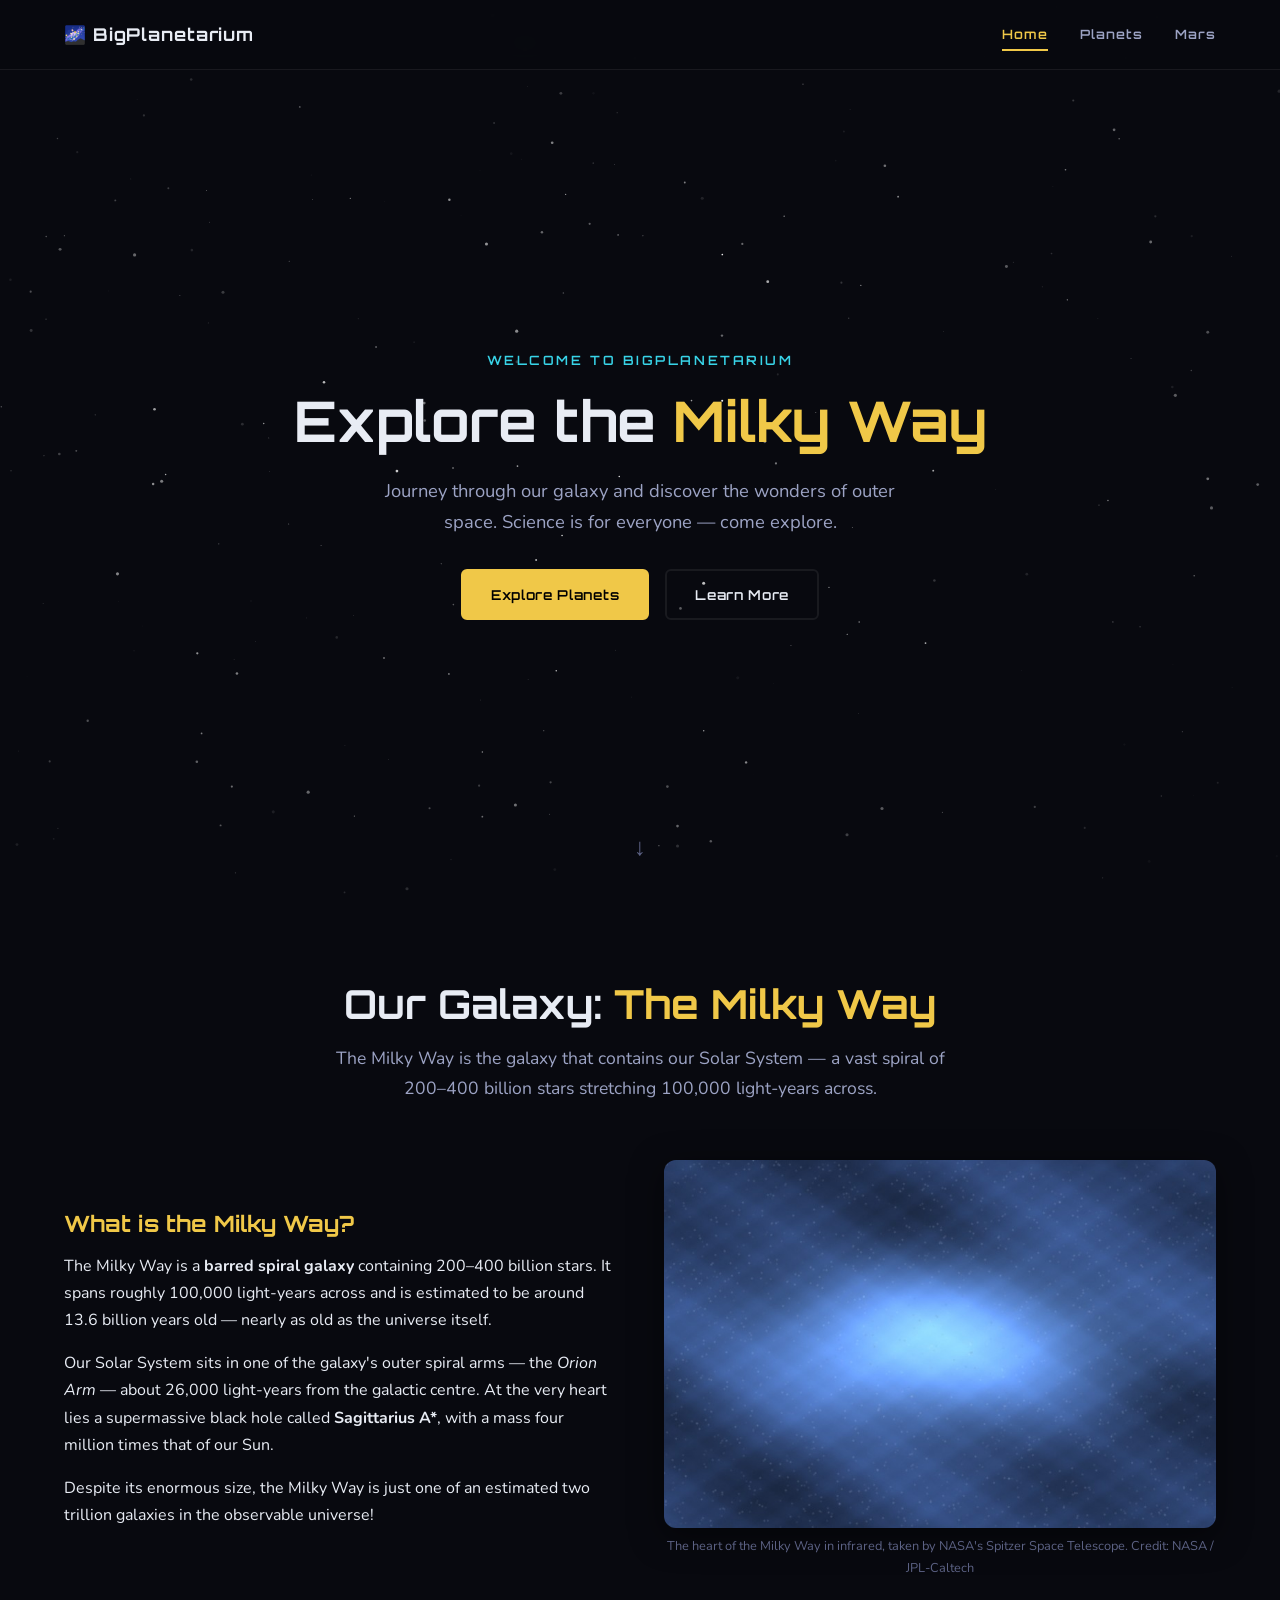
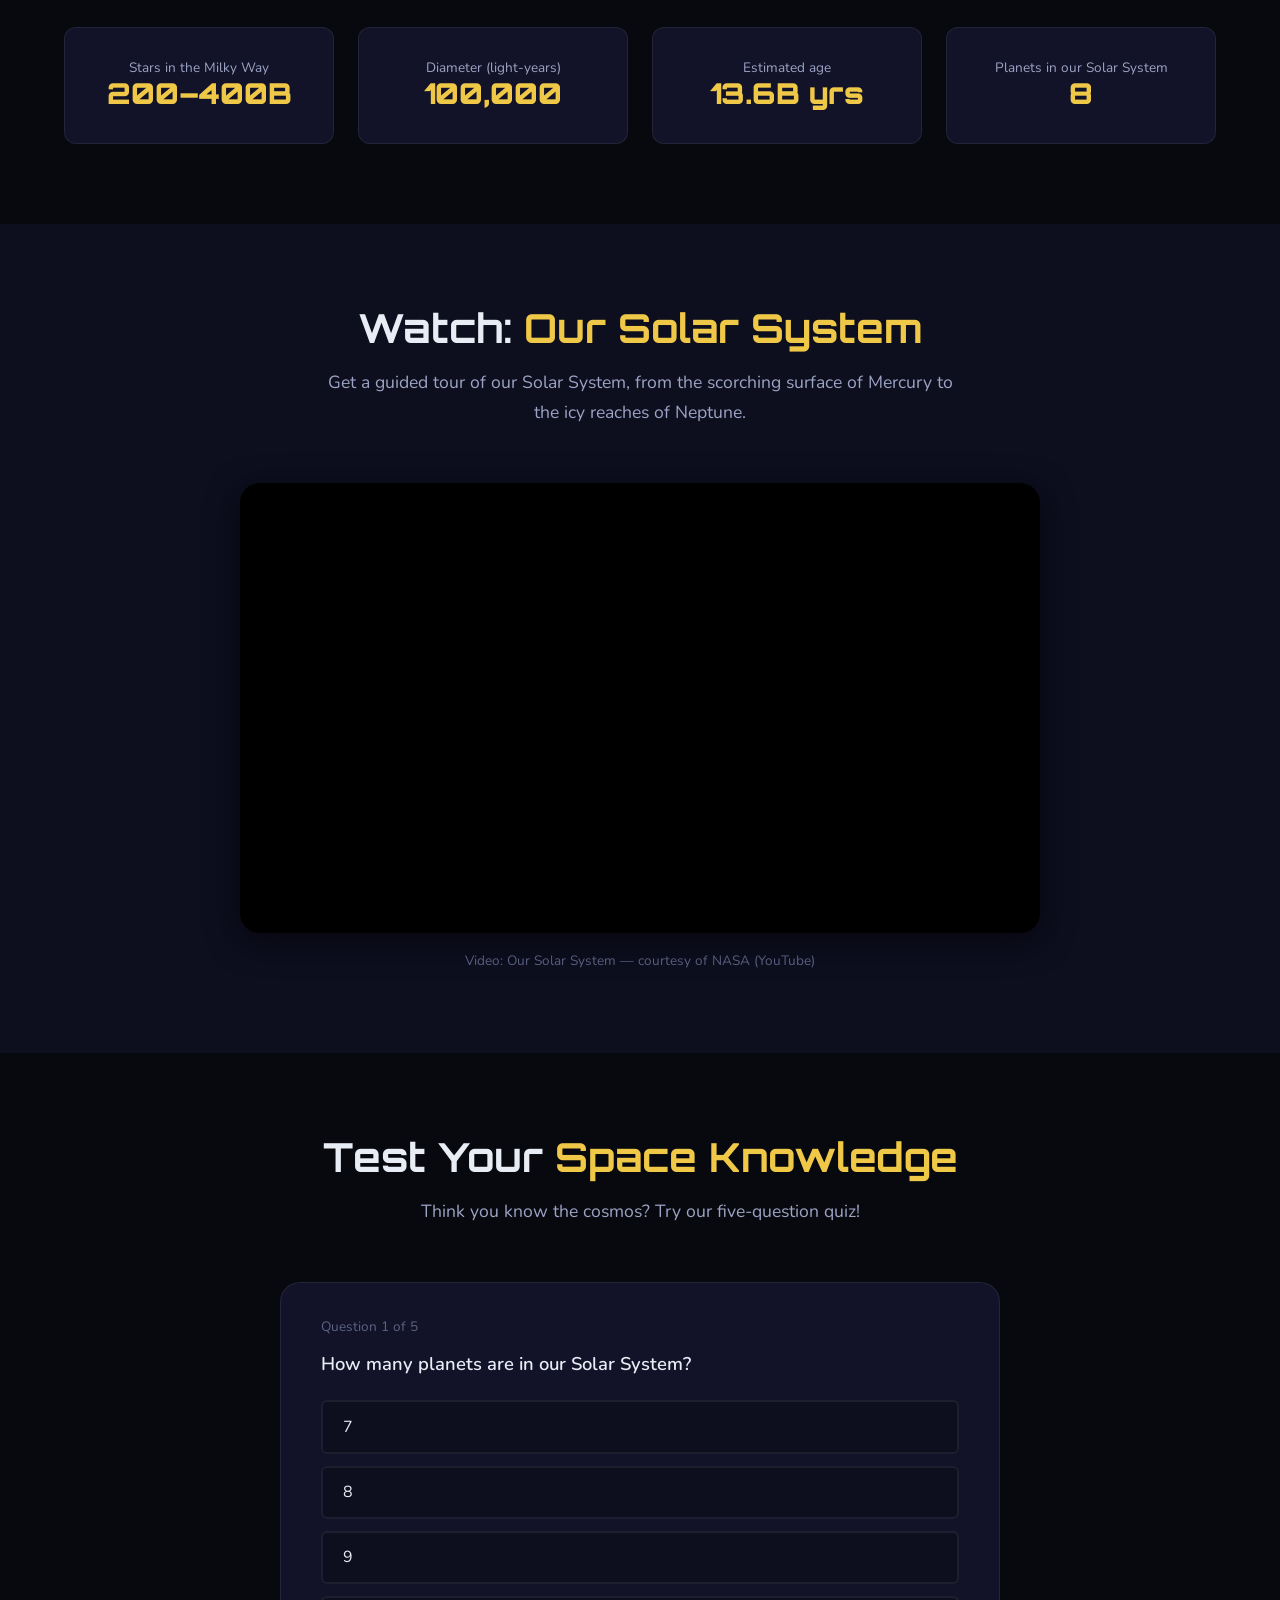
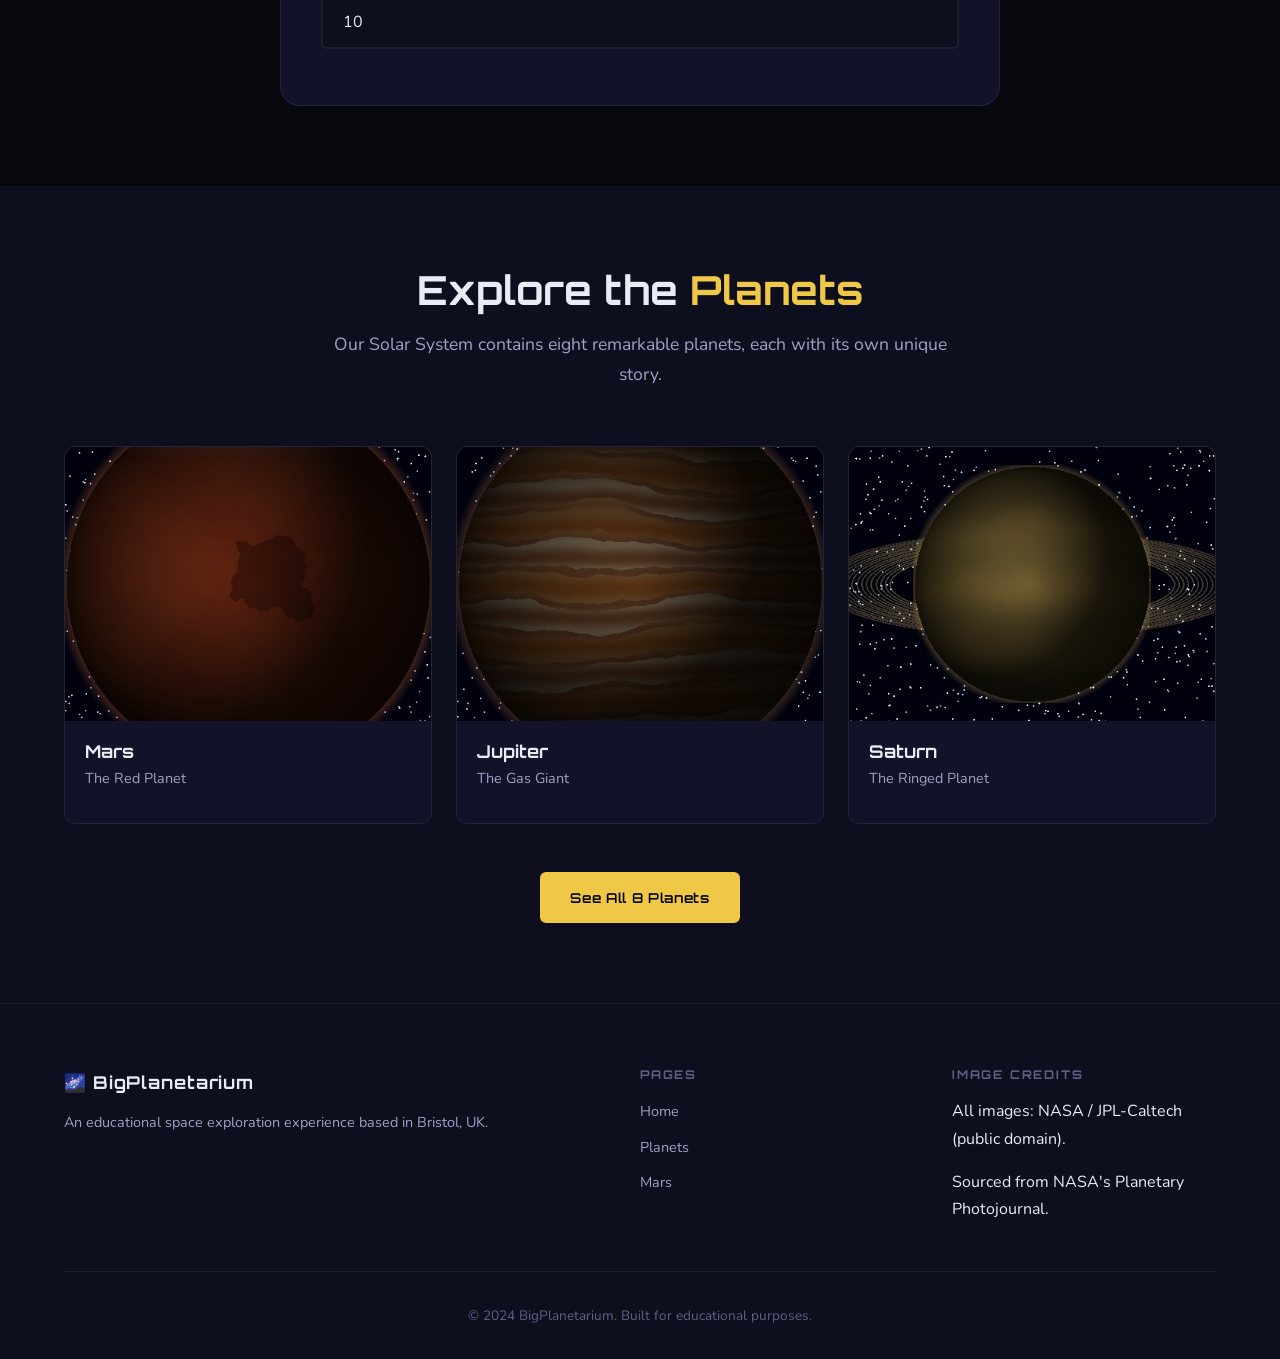
<file: index.html>
<!DOCTYPE html>
<html lang="en">
<head>
  <meta charset="UTF-8" />
  <meta name="viewport" content="width=device-width, initial-scale=1.0" />
  <!--
    Page: index.html — BigPlanetarium Landing Page
    All images: NASA JPL Photojournal (photojournal.jpl.nasa.gov) — public domain.
  -->
  <meta name="description" content="BigPlanetarium — Explore the Milky Way and our Solar System. Space education for everyone." />
  <title>BigPlanetarium | Explore the Milky Way</title>
  <link rel="preconnect" href="https://fonts.googleapis.com" />
  <link rel="preconnect" href="https://fonts.gstatic.com" crossorigin />
  <link href="https://fonts.googleapis.com/css2?family=Orbitron:wght@400;600;700;900&family=Nunito:wght@300;400;600;700&display=swap" rel="stylesheet" />
  <link rel="stylesheet" href="css/style.css" />
</head>
<body>

  <a href="#main-content" class="skip-link">Skip to main content</a>

  <header role="banner">
    <nav role="navigation" aria-label="Main navigation">
      <div class="nav-container">
        <a href="index.html" class="nav-logo" aria-label="BigPlanetarium — Home">
          <span aria-hidden="true">🌌</span> BigPlanetarium
        </a>
        <button class="nav-toggle" aria-expanded="false"
          aria-controls="nav-menu" aria-label="Open navigation menu">
          <span class="hamburger-line" aria-hidden="true"></span>
          <span class="hamburger-line" aria-hidden="true"></span>
          <span class="hamburger-line" aria-hidden="true"></span>
        </button>
        <ul id="nav-menu" class="nav-list" role="list">
          <li><a href="index.html"   class="nav-link" aria-current="page">Home</a></li>
          <li><a href="planets.html" class="nav-link">Planets</a></li>
          <li><a href="mars.html"    class="nav-link">Mars</a></li>
        </ul>
      </div>
    </nav>
  </header>

  <main id="main-content" role="main">

    <!-- ===== HERO ===== -->
    <section class="hero" aria-labelledby="hero-heading">
      <canvas id="starfield" aria-hidden="true"></canvas>
      <div class="hero-content">
        <p class="hero-eyebrow">Welcome to BigPlanetarium</p>
        <h1 id="hero-heading">Explore the <span class="text-gold">Milky Way</span></h1>
        <p class="hero-subtitle">
          Journey through our galaxy and discover the wonders of outer space.
          Science is for everyone — come explore.
        </p>
        <div class="hero-actions">
          <a href="planets.html" class="btn btn-primary">Explore Planets</a>
          <a href="#milky-way"   class="btn btn-secondary">Learn More</a>
        </div>
      </div>
      <div class="hero-scroll-indicator" aria-hidden="true">↓</div>
    </section>

    <!-- ===== MILKY WAY OVERVIEW ===== -->
    <section id="milky-way" class="section" aria-labelledby="milky-way-heading">
      <div class="container">

        <header class="section-header reveal">
          <h2 id="milky-way-heading">Our Galaxy: <span class="text-gold">The Milky Way</span></h2>
          <p class="section-intro">
            The Milky Way is the galaxy that contains our Solar System — a vast
            spiral of 200–400 billion stars stretching 100,000 light-years across.
          </p>
        </header>

        <div class="two-col reveal">
          <div class="content-block">
            <h3>What is the Milky Way?</h3>
            <p>
              The Milky Way is a <strong>barred spiral galaxy</strong> containing
              200–400 billion stars. It spans roughly 100,000 light-years across
              and is estimated to be around 13.6 billion years old — nearly as old
              as the universe itself.
            </p>
            <p>
              Our Solar System sits in one of the galaxy's outer spiral arms —
              the <em>Orion Arm</em> — about 26,000 light-years from the galactic
              centre. At the very heart lies a supermassive black hole called
              <strong>Sagittarius A*</strong>, with a mass four million times that
              of our Sun.
            </p>
            <p>
              Despite its enormous size, the Milky Way is just one of an estimated
              two trillion galaxies in the observable universe!
            </p>
          </div>

          <!--
            PIA13932 — Spitzer Space Telescope infrared mosaic of the Milky Way
            galactic centre. Stars and dust clouds glow in shades of blue and green.
            Credit: NASA/JPL-Caltech
          -->
          <figure class="image-block">
            <img
              src="assets/images/milky-way-center.jpg"
              alt="Spitzer Space Telescope infrared image of the Milky Way galactic centre. Thousands of stars form a bright blue haze while green dust clouds swirl around the core. The very centre marks the location of the supermassive black hole Sagittarius A-star."
              loading="lazy"
              width="800"
              height="533"
            />
            <figcaption>
              The heart of the Milky Way in infrared, taken by NASA's Spitzer Space Telescope.
              Credit: NASA / JPL-Caltech
            </figcaption>
          </figure>
        </div>

        <dl class="stats-grid reveal" aria-label="Milky Way key facts">
          <div class="stat-card">
            <dt class="stat-label">Stars in the Milky Way</dt>
            <dd class="stat-number">200–400B</dd>
          </div>
          <div class="stat-card">
            <dt class="stat-label">Diameter (light-years)</dt>
            <dd class="stat-number">100,000</dd>
          </div>
          <div class="stat-card">
            <dt class="stat-label">Estimated age</dt>
            <dd class="stat-number">13.6B yrs</dd>
          </div>
          <div class="stat-card">
            <dt class="stat-label">Planets in our Solar System</dt>
            <dd class="stat-number">8</dd>
          </div>
        </dl>

      </div>
    </section>

    <!-- ===== VIDEO ===== -->
    <section class="section section-dark" aria-labelledby="video-heading">
      <div class="container">
        <header class="section-header reveal">
          <h2 id="video-heading">Watch: <span class="text-gold">Our Solar System</span></h2>
          <p class="section-intro">
            Get a guided tour of our Solar System, from the scorching surface of
            Mercury to the icy reaches of Neptune.
          </p>
        </header>
        <div class="video-wrapper reveal">
          <iframe
            src="https://www.youtube.com/embed/libKVRa01L8"
            title="NASA: A tour of the planets in our Solar System — educational video"
            allow="accelerometer; autoplay; clipboard-write; encrypted-media; gyroscope; picture-in-picture"
            allowfullscreen
            loading="lazy"
          ></iframe>
        </div>
        <p class="video-caption">Video: Our Solar System — courtesy of NASA (YouTube)</p>
      </div>
    </section>

    <!-- ===== QUIZ ===== -->
    <section class="section" aria-labelledby="quiz-heading">
      <div class="container">
        <header class="section-header reveal">
          <h2 id="quiz-heading">Test Your <span class="text-gold">Space Knowledge</span></h2>
          <p class="section-intro">Think you know the cosmos? Try our five-question quiz!</p>
        </header>
        <div id="quiz-container" class="quiz-container reveal"
          role="region" aria-label="Space knowledge quiz">
          <noscript><p>Please enable JavaScript to take the quiz.</p></noscript>
        </div>
      </div>
    </section>

    <!-- ===== PLANET PREVIEWS ===== -->
    <section class="section section-dark" aria-labelledby="planets-preview-heading">
      <div class="container">

        <header class="section-header reveal">
          <h2 id="planets-preview-heading">Explore the <span class="text-gold">Planets</span></h2>
          <p class="section-intro">
            Our Solar System contains eight remarkable planets, each with its own unique story.
          </p>
        </header>

        <div class="planet-preview-grid reveal">

          <!--
            PIA00407: Mars full disc — Viking Orbiter. Credit: NASA/JPL
          -->
          <a href="mars.html" class="planet-preview-card"
            aria-label="Explore Mars — the Red Planet">
            <img
              src="assets/images/mars-globe.jpg"
              alt="Mars photographed in true colour by the Viking Orbiter, displaying the rust-red surface with prominent darker regions and a white polar ice cap at the top"
              loading="lazy"
              width="480"
              height="480"
            />
            <div class="planet-preview-info">
              <h3>Mars</h3>
              <p>The Red Planet</p>
            </div>
          </a>

          <!--
            PIA21974: Jupiter — JunoCam. Credit: NASA/JPL-Caltech/SwRI/MSSS
          -->
          <a href="planets.html" class="planet-preview-card"
            aria-label="Explore Jupiter on the planets page">
            <img
              src="assets/images/jupiter-juno.jpg"
              alt="Jupiter photographed by NASA's Juno spacecraft, showing the planet's dramatic swirling cloud bands in shades of brown, orange, and cream, with several large storm systems visible"
              loading="lazy"
              width="480"
              height="480"
            />
            <div class="planet-preview-info">
              <h3>Jupiter</h3>
              <p>The Gas Giant</p>
            </div>
          </a>

          <!--
            PIA06077: Saturn — Cassini spacecraft. Credit: NASA/JPL-Caltech/Space Science Institute
          -->
          <a href="planets.html" class="planet-preview-card"
            aria-label="Explore Saturn on the planets page">
            <img
              src="assets/images/saturn-cassini.jpg"
              alt="Saturn and its iconic ring system photographed by the Cassini spacecraft, showing the golden-tan planet surrounded by its vast, flat rings casting a shadow onto the cloud tops"
              loading="lazy"
              width="480"
              height="480"
            />
            <div class="planet-preview-info">
              <h3>Saturn</h3>
              <p>The Ringed Planet</p>
            </div>
          </a>

        </div>

        <div class="section-cta reveal">
          <a href="planets.html" class="btn btn-primary">See All 8 Planets</a>
        </div>

      </div>
    </section>

  </main>

  <footer role="contentinfo">
    <div class="container">
      <div class="footer-grid">
        <div class="footer-brand">
          <a href="index.html" class="nav-logo" aria-label="BigPlanetarium — Home">
            <span aria-hidden="true">🌌</span> BigPlanetarium
          </a>
          <p>An educational space exploration experience based in Bristol, UK.</p>
        </div>
        <nav aria-label="Footer navigation">
          <h3 class="footer-heading">Pages</h3>
          <ul role="list">
            <li><a href="index.html">Home</a></li>
            <li><a href="planets.html">Planets</a></li>
            <li><a href="mars.html">Mars</a></li>
          </ul>
        </nav>
        <div>
          <h3 class="footer-heading">Image Credits</h3>
          <p>All images: NASA / JPL-Caltech (public domain).</p>
          <p>Sourced from NASA's Planetary Photojournal.</p>
        </div>
      </div>
      <p class="footer-bottom">© 2024 BigPlanetarium. Built for educational purposes.</p>
    </div>
  </footer>

  <script src="js/main.js"></script>
</body>
</html>
</file>
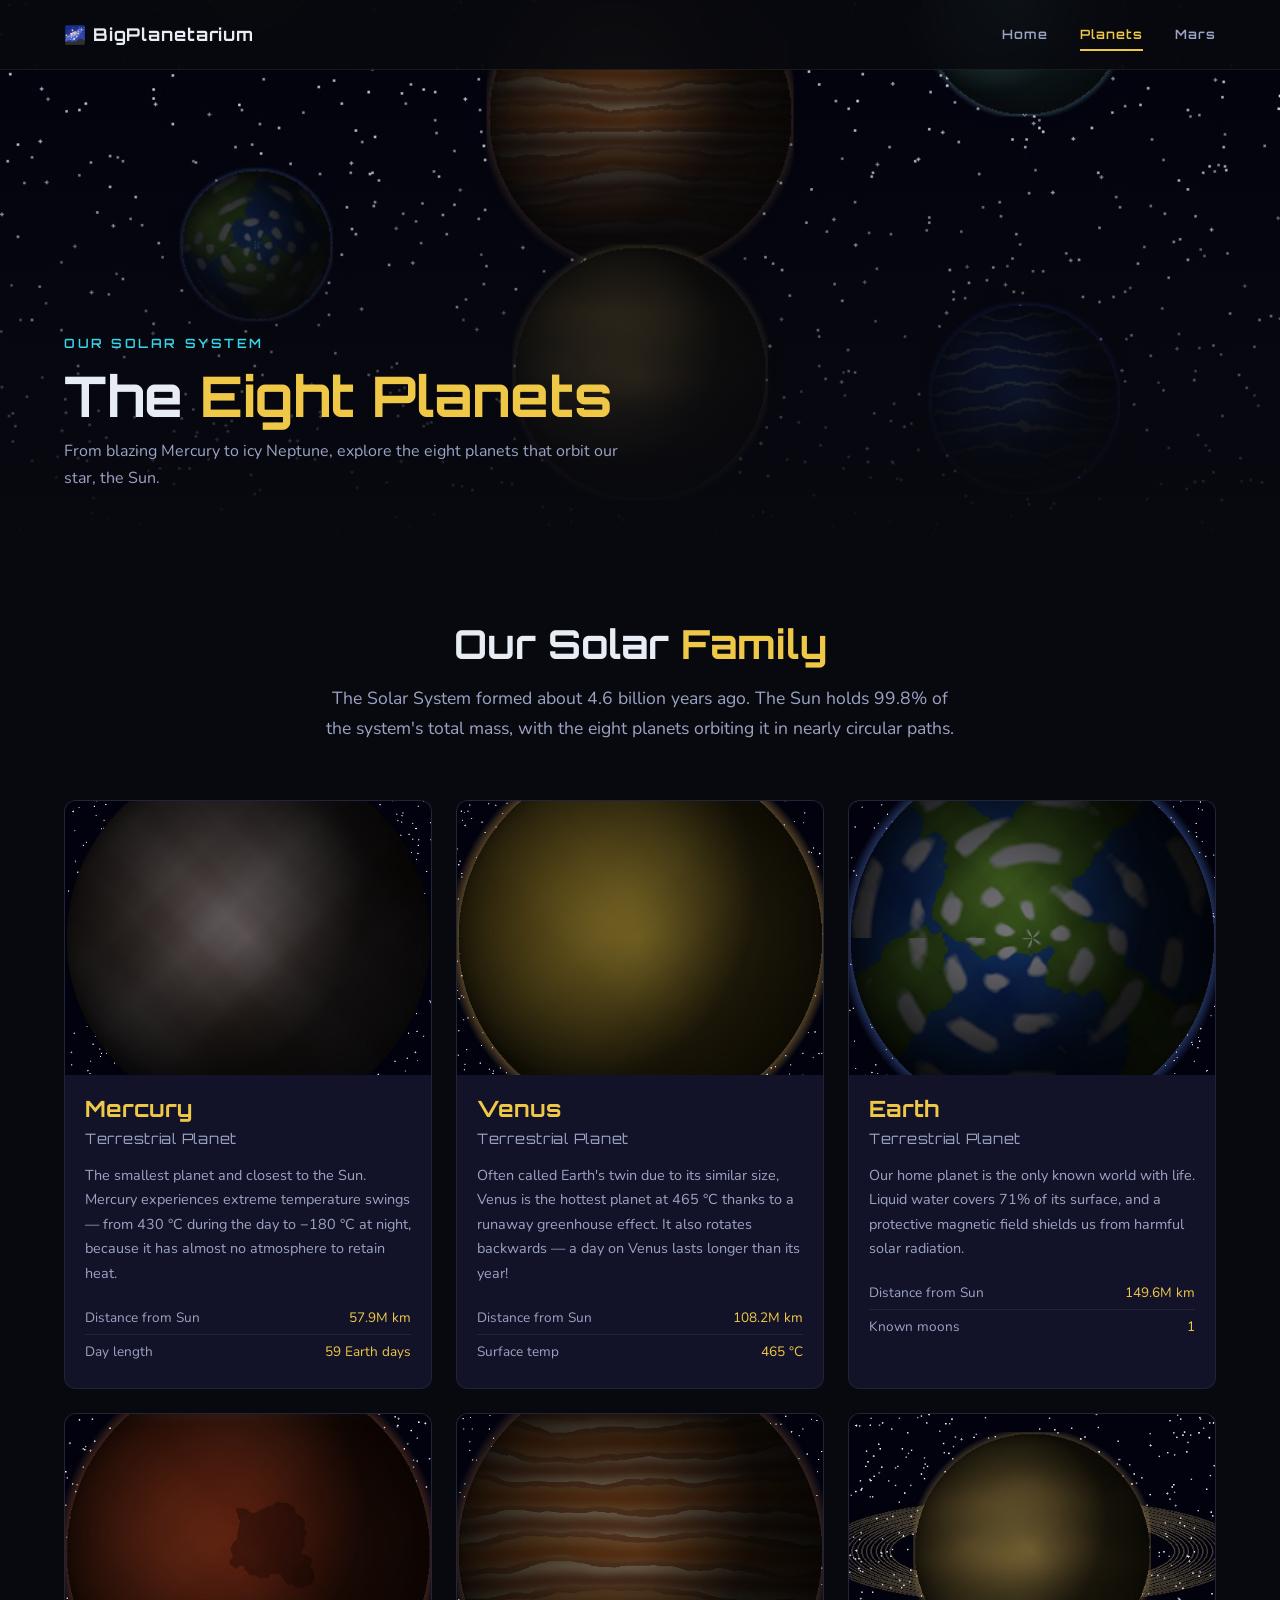
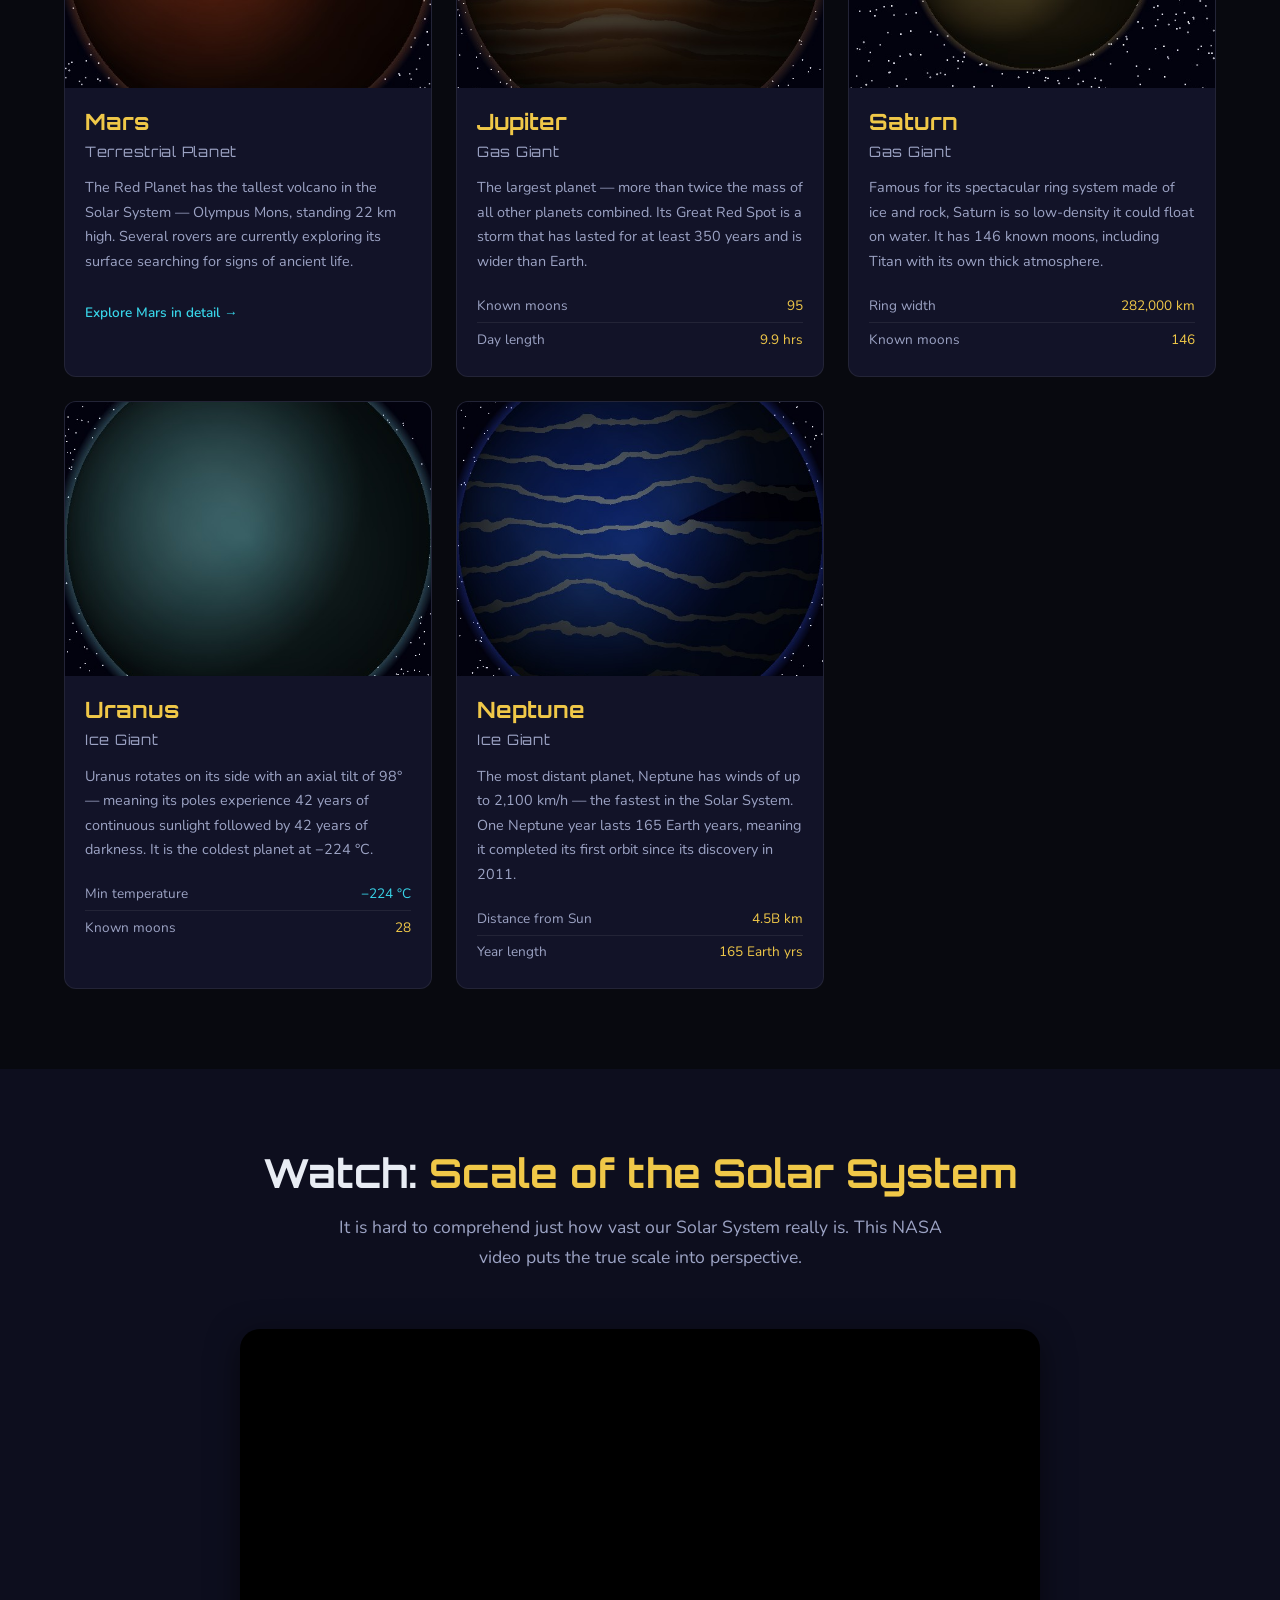
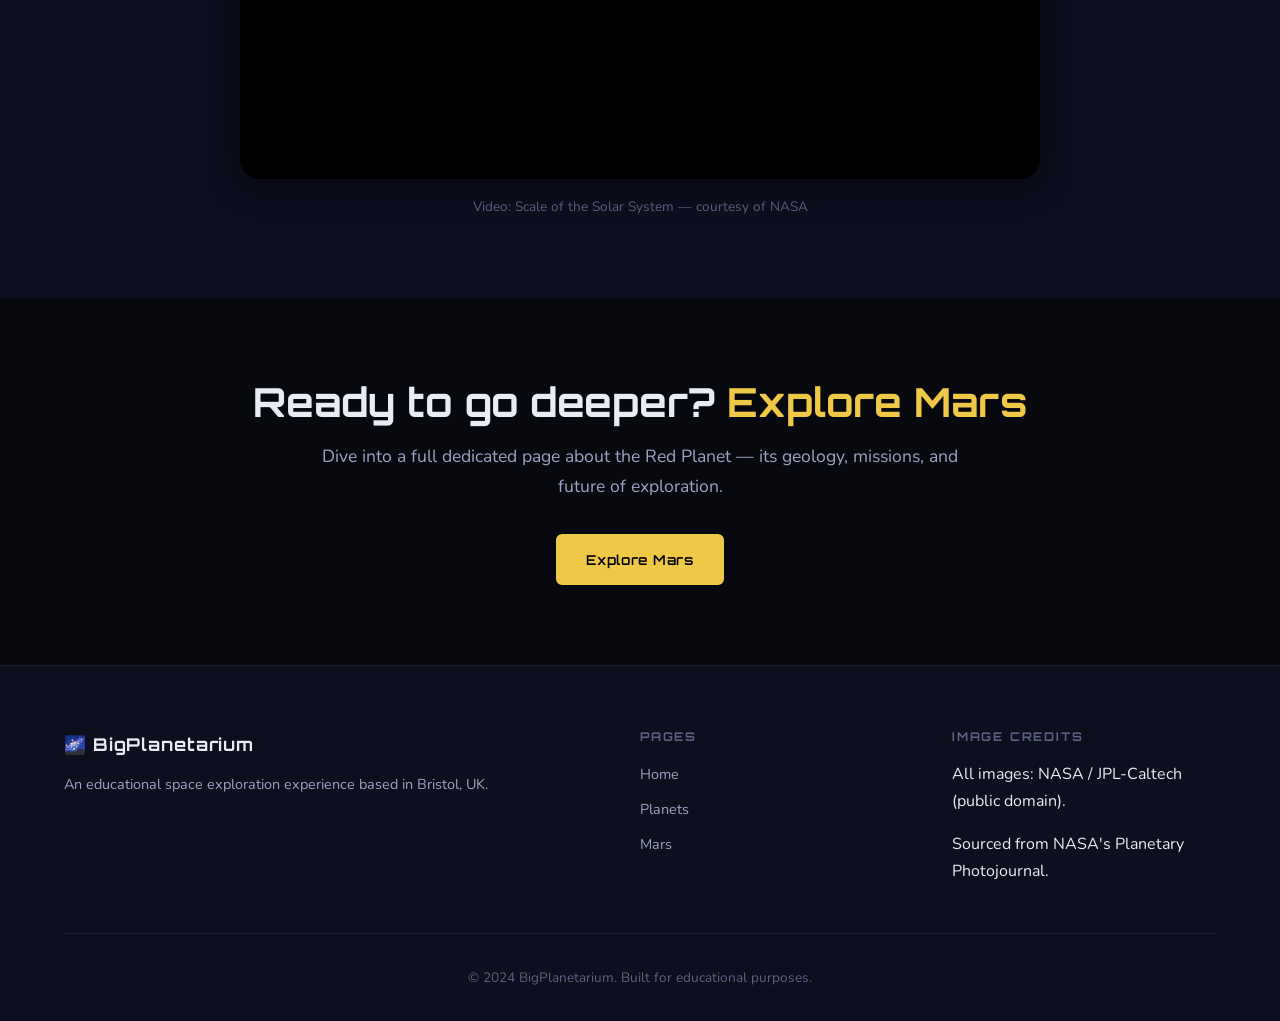
<file: planets.html>
<!DOCTYPE html>
<html lang="en">
<head>
  <meta charset="UTF-8" />
  <meta name="viewport" content="width=device-width, initial-scale=1.0" />
  <!--
    Page: planets.html — All Planets Overview
    All images: NASA JPL Photojournal (photojournal.jpl.nasa.gov) — public domain.

    PIA numbers used:
      Mercury  — PIA15162 (MESSENGER colour mosaic)
      Venus    — PIA00271 (Magellan radar mosaic)
      Earth    — PIA00342 (Galileo true colour)
      Mars     — PIA00407 (Viking Orbiter)
      Jupiter  — PIA21974 (JunoCam)
      Saturn   — PIA06077 (Cassini)
      Uranus   — PIA01356 (Voyager 2)
      Neptune  — PIA01492 (Voyager 2)
      Hero     — PIA03153 (Solar System Montage 2001)
  -->
  <meta name="description" content="Explore all eight planets of our Solar System — from tiny Mercury to distant Neptune." />
  <title>Planets | BigPlanetarium</title>
  <link rel="preconnect" href="https://fonts.googleapis.com" />
  <link rel="preconnect" href="https://fonts.gstatic.com" crossorigin />
  <link href="https://fonts.googleapis.com/css2?family=Orbitron:wght@400;600;700;900&family=Nunito:wght@300;400;600;700&display=swap" rel="stylesheet" />
  <link rel="stylesheet" href="css/style.css" />
  <style>
    .sr-only {
      position: absolute; width: 1px; height: 1px;
      padding: 0; margin: -1px; overflow: hidden;
      clip: rect(0,0,0,0); white-space: nowrap; border: 0;
    }
  </style>
</head>
<body>

  <a href="#main-content" class="skip-link">Skip to main content</a>

  <header role="banner">
    <nav role="navigation" aria-label="Main navigation">
      <div class="nav-container">
        <a href="index.html" class="nav-logo" aria-label="BigPlanetarium — Home">
          <span aria-hidden="true">🌌</span> BigPlanetarium
        </a>
        <button class="nav-toggle" aria-expanded="false"
          aria-controls="nav-menu" aria-label="Open navigation menu">
          <span class="hamburger-line" aria-hidden="true"></span>
          <span class="hamburger-line" aria-hidden="true"></span>
          <span class="hamburger-line" aria-hidden="true"></span>
        </button>
        <ul id="nav-menu" class="nav-list" role="list">
          <li><a href="index.html"   class="nav-link">Home</a></li>
          <li><a href="planets.html" class="nav-link" aria-current="page">Planets</a></li>
          <li><a href="mars.html"    class="nav-link">Mars</a></li>
        </ul>
      </div>
    </nav>
  </header>

  <main id="main-content" role="main">

    <!-- ===== PAGE HERO =====
         PIA03153: NASA Solar System Montage (2001 high-resolution version)
         Shows all 8 planets photographed by NASA spacecraft.
         Credit: NASA/JPL
    -->
    <section class="page-hero" aria-labelledby="page-hero-heading">
      <img
        class="page-hero-img"
        src="assets/images/solar-system-montage.jpg"
        alt="NASA's 2001 Solar System Montage showing all eight planets stacked vertically — Mercury, Venus, Earth with its Moon, Mars, Jupiter, Saturn, Uranus, and Neptune — each photographed by a different NASA spacecraft"
        width="1000"
        height="800"
      />
      <div class="page-hero-overlay" aria-hidden="true"></div>
      <div class="page-hero-content container">
        <p class="hero-eyebrow">Our Solar System</p>
        <h1 id="page-hero-heading">The <span class="text-gold">Eight Planets</span></h1>
        <p style="color: var(--text-secondary); max-width: 560px; margin-top: 0.5rem;">
          From blazing Mercury to icy Neptune, explore the eight planets that
          orbit our star, the Sun.
        </p>
      </div>
    </section>

    <!-- ===== INTRO + PLANET CARDS ===== -->
    <section class="section" aria-labelledby="intro-heading">
      <div class="container">

        <header class="section-header reveal">
          <h2 id="intro-heading">Our Solar <span class="text-gold">Family</span></h2>
          <p class="section-intro">
            The Solar System formed about 4.6 billion years ago. The Sun holds 99.8%
            of the system's total mass, with the eight planets orbiting it in nearly
            circular paths.
          </p>
        </header>

        <div class="planets-grid" role="list" aria-label="Planets of the Solar System">

          <!-- =====================================================
               MERCURY — PIA15162
               MESSENGER spacecraft colour mosaic of Mercury.
               Credit: NASA/Johns Hopkins University APL/Carnegie Institution of Washington
          ===================================================== -->
          <article class="planet-card reveal" role="listitem">
            <img
              class="planet-card-img"
              src="assets/images/mercury-messenger.jpg"
              alt="Mercury photographed by the MESSENGER spacecraft in enhanced colour, showing a grey, heavily cratered surface with subtle differences in rock composition highlighted in shades of blue, tan, and orange"
              loading="lazy"
              width="600"
              height="600"
            />
            <div class="planet-card-body">
              <h3>Mercury</h3>
              <p class="planet-type">Terrestrial Planet</p>
              <p>
                The smallest planet and closest to the Sun. Mercury experiences
                extreme temperature swings — from 430 °C during the day to
                −180 °C at night, because it has almost no atmosphere to retain heat.
              </p>
              <dl style="margin-top:0.75rem; font-size:0.85rem; color: var(--text-secondary);">
                <div style="display:flex; justify-content:space-between; border-bottom: 1px solid var(--border); padding: 0.3rem 0;">
                  <dt>Distance from Sun</dt><dd style="color:var(--accent-gold)">57.9M km</dd>
                </div>
                <div style="display:flex; justify-content:space-between; padding: 0.3rem 0;">
                  <dt>Day length</dt><dd style="color:var(--accent-gold)">59 Earth days</dd>
                </div>
              </dl>
            </div>
          </article>

          <!-- =====================================================
               VENUS — PIA00271
               Magellan spacecraft radar mosaic of Venus.
               Credit: NASA/JPL
          ===================================================== -->
          <article class="planet-card reveal" role="listitem">
            <img
              class="planet-card-img"
              src="assets/images/venus-magellan.jpg"
              alt="Venus photographed by the Magellan spacecraft using radar imaging, revealing the planet's surface beneath its thick cloud cover. The false-colour image shows varied terrain including volcanic plains and highland regions."
              loading="lazy"
              width="600"
              height="600"
            />
            <div class="planet-card-body">
              <h3>Venus</h3>
              <p class="planet-type">Terrestrial Planet</p>
              <p>
                Often called Earth's twin due to its similar size, Venus is the
                hottest planet at 465 °C thanks to a runaway greenhouse effect.
                It also rotates backwards — a day on Venus lasts longer than its year!
              </p>
              <dl style="margin-top:0.75rem; font-size:0.85rem; color: var(--text-secondary);">
                <div style="display:flex; justify-content:space-between; border-bottom: 1px solid var(--border); padding: 0.3rem 0;">
                  <dt>Distance from Sun</dt><dd style="color:var(--accent-gold)">108.2M km</dd>
                </div>
                <div style="display:flex; justify-content:space-between; padding: 0.3rem 0;">
                  <dt>Surface temp</dt><dd style="color:var(--accent-gold)">465 °C</dd>
                </div>
              </dl>
            </div>
          </article>

          <!-- =====================================================
               EARTH — PIA00342
               Galileo spacecraft true-colour image of Earth.
               Credit: NASA/JPL
          ===================================================== -->
          <article class="planet-card reveal" role="listitem">
            <img
              class="planet-card-img"
              src="assets/images/earth-galileo.jpg"
              alt="Earth photographed in true colour by the Galileo spacecraft during its gravity-assist flyby. The image shows the Pacific Ocean, parts of North and South America, and swirling white cloud systems against the deep blue ocean."
              loading="lazy"
              width="600"
              height="600"
            />
            <div class="planet-card-body">
              <h3>Earth</h3>
              <p class="planet-type">Terrestrial Planet</p>
              <p>
                Our home planet is the only known world with life. Liquid water
                covers 71% of its surface, and a protective magnetic field shields
                us from harmful solar radiation.
              </p>
              <dl style="margin-top:0.75rem; font-size:0.85rem; color: var(--text-secondary);">
                <div style="display:flex; justify-content:space-between; border-bottom: 1px solid var(--border); padding: 0.3rem 0;">
                  <dt>Distance from Sun</dt><dd style="color:var(--accent-gold)">149.6M km</dd>
                </div>
                <div style="display:flex; justify-content:space-between; padding: 0.3rem 0;">
                  <dt>Known moons</dt><dd style="color:var(--accent-gold)">1</dd>
                </div>
              </dl>
            </div>
          </article>

          <!-- =====================================================
               MARS — PIA00407
               Viking Orbiter true-colour full disc.
               Credit: NASA/JPL
          ===================================================== -->
          <article class="planet-card reveal" role="listitem">
            <img
              class="planet-card-img"
              src="assets/images/mars-globe.jpg"
              alt="Mars photographed in true colour by the Viking Orbiter, showing the rust-red planet with darker volcanic regions across the surface and a bright white polar ice cap at the top of the disc"
              loading="lazy"
              width="600"
              height="600"
            />
            <div class="planet-card-body">
              <h3>Mars</h3>
              <p class="planet-type">Terrestrial Planet</p>
              <p>
                The Red Planet has the tallest volcano in the Solar System —
                Olympus Mons, standing 22 km high. Several rovers are currently
                exploring its surface searching for signs of ancient life.
              </p>
              <a href="mars.html" class="planet-card-link">
                Explore Mars in detail →
                <span class="sr-only">(opens the Mars page)</span>
              </a>
            </div>
          </article>

          <!-- =====================================================
               JUPITER — PIA21974
               JunoCam image from Juno spacecraft.
               Credit: NASA/JPL-Caltech/SwRI/MSSS
          ===================================================== -->
          <article class="planet-card reveal" role="listitem">
            <img
              class="planet-card-img"
              src="assets/images/jupiter-large.jpg"
              alt="Jupiter photographed close-up by NASA's Juno spacecraft JunoCam instrument, showing the planet's dramatic swirling cloud bands in rich shades of brown, orange, tan, and cream, with complex turbulent storm systems at the edges of the bands"
              loading="lazy"
              width="600"
              height="600"
            />
            <div class="planet-card-body">
              <h3>Jupiter</h3>
              <p class="planet-type">Gas Giant</p>
              <p>
                The largest planet — more than twice the mass of all other planets
                combined. Its Great Red Spot is a storm that has lasted for at
                least 350 years and is wider than Earth.
              </p>
              <dl style="margin-top:0.75rem; font-size:0.85rem; color: var(--text-secondary);">
                <div style="display:flex; justify-content:space-between; border-bottom: 1px solid var(--border); padding: 0.3rem 0;">
                  <dt>Known moons</dt><dd style="color:var(--accent-gold)">95</dd>
                </div>
                <div style="display:flex; justify-content:space-between; padding: 0.3rem 0;">
                  <dt>Day length</dt><dd style="color:var(--accent-gold)">9.9 hrs</dd>
                </div>
              </dl>
            </div>
          </article>

          <!-- =====================================================
               SATURN — PIA06077
               Cassini spacecraft natural colour.
               Credit: NASA/JPL-Caltech/Space Science Institute
          ===================================================== -->
          <article class="planet-card reveal" role="listitem">
            <img
              class="planet-card-img"
              src="assets/images/saturn-cassini.jpg"
              alt="Saturn and its spectacular ring system photographed by NASA's Cassini spacecraft in natural colour. The golden-tan planet is encircled by its wide, flat rings, and the shadow of the rings is cast as a dark band across the planet's cloud tops."
              loading="lazy"
              width="600"
              height="600"
            />
            <div class="planet-card-body">
              <h3>Saturn</h3>
              <p class="planet-type">Gas Giant</p>
              <p>
                Famous for its spectacular ring system made of ice and rock,
                Saturn is so low-density it could float on water. It has 146
                known moons, including Titan with its own thick atmosphere.
              </p>
              <dl style="margin-top:0.75rem; font-size:0.85rem; color: var(--text-secondary);">
                <div style="display:flex; justify-content:space-between; border-bottom: 1px solid var(--border); padding: 0.3rem 0;">
                  <dt>Ring width</dt><dd style="color:var(--accent-gold)">282,000 km</dd>
                </div>
                <div style="display:flex; justify-content:space-between; padding: 0.3rem 0;">
                  <dt>Known moons</dt><dd style="color:var(--accent-gold)">146</dd>
                </div>
              </dl>
            </div>
          </article>

          <!-- =====================================================
               URANUS — PIA01356
               Voyager 2 — processed colour image.
               Credit: NASA/JPL
          ===================================================== -->
          <article class="planet-card reveal" role="listitem">
            <img
              class="planet-card-img"
              src="assets/images/uranus-voyager.jpg"
              alt="Uranus photographed by Voyager 2 in processed colour, appearing as a pale blue-green sphere due to methane in its upper atmosphere absorbing red light. The planet appears featureless because its cloud layers are hidden beneath a thick haze."
              loading="lazy"
              width="600"
              height="600"
            />
            <div class="planet-card-body">
              <h3>Uranus</h3>
              <p class="planet-type">Ice Giant</p>
              <p>
                Uranus rotates on its side with an axial tilt of 98° — meaning
                its poles experience 42 years of continuous sunlight followed by
                42 years of darkness. It is the coldest planet at −224 °C.
              </p>
              <dl style="margin-top:0.75rem; font-size:0.85rem; color: var(--text-secondary);">
                <div style="display:flex; justify-content:space-between; border-bottom: 1px solid var(--border); padding: 0.3rem 0;">
                  <dt>Min temperature</dt><dd style="color:var(--accent-cyan)">−224 °C</dd>
                </div>
                <div style="display:flex; justify-content:space-between; padding: 0.3rem 0;">
                  <dt>Known moons</dt><dd style="color:var(--accent-gold)">28</dd>
                </div>
              </dl>
            </div>
          </article>

          <!-- =====================================================
               NEPTUNE — PIA01492
               Voyager 2 — natural colour image.
               Credit: NASA/JPL
          ===================================================== -->
          <article class="planet-card reveal" role="listitem">
            <img
              class="planet-card-img"
              src="assets/images/neptune-voyager.jpg"
              alt="Neptune photographed by Voyager 2, showing a vivid blue sphere with white cloud streaks and the Great Dark Spot, a storm system similar to Jupiter's Great Red Spot. The deep blue colour comes from methane absorbing red wavelengths of light."
              loading="lazy"
              width="600"
              height="600"
            />
            <div class="planet-card-body">
              <h3>Neptune</h3>
              <p class="planet-type">Ice Giant</p>
              <p>
                The most distant planet, Neptune has winds of up to 2,100 km/h —
                the fastest in the Solar System. One Neptune year lasts
                165 Earth years, meaning it completed its first orbit since
                its discovery in 2011.
              </p>
              <dl style="margin-top:0.75rem; font-size:0.85rem; color: var(--text-secondary);">
                <div style="display:flex; justify-content:space-between; border-bottom: 1px solid var(--border); padding: 0.3rem 0;">
                  <dt>Distance from Sun</dt><dd style="color:var(--accent-gold)">4.5B km</dd>
                </div>
                <div style="display:flex; justify-content:space-between; padding: 0.3rem 0;">
                  <dt>Year length</dt><dd style="color:var(--accent-gold)">165 Earth yrs</dd>
                </div>
              </dl>
            </div>
          </article>

        </div><!-- /.planets-grid -->

      </div>
    </section>

    <!-- ===== VIDEO ===== -->
    <section class="section section-dark" aria-labelledby="solar-video-heading">
      <div class="container">
        <header class="section-header reveal">
          <h2 id="solar-video-heading">Watch: <span class="text-gold">Scale of the Solar System</span></h2>
          <p class="section-intro">
            It is hard to comprehend just how vast our Solar System really is.
            This NASA video puts the true scale into perspective.
          </p>
        </header>
        <div class="video-wrapper reveal">
          <iframe
            src="https://www.youtube.com/embed/0KBjnNuhRHs"
            title="NASA: How big is our Solar System? A scale video showing the vast distances between the planets"
            allow="accelerometer; autoplay; clipboard-write; encrypted-media; gyroscope; picture-in-picture"
            allowfullscreen
            loading="lazy"
          ></iframe>
        </div>
        <p class="video-caption">Video: Scale of the Solar System — courtesy of NASA</p>
      </div>
    </section>

    <!-- ===== CTA ===== -->
    <section class="section" aria-labelledby="cta-heading">
      <div class="container" style="text-align:center;">
        <h2 id="cta-heading" class="reveal">
          Ready to go deeper? <span class="text-gold">Explore Mars</span>
        </h2>
        <p class="section-intro reveal" style="margin:1rem auto 2rem;">
          Dive into a full dedicated page about the Red Planet — its geology,
          missions, and future of exploration.
        </p>
        <a href="mars.html" class="btn btn-primary reveal">Explore Mars</a>
      </div>
    </section>

  </main>

  <footer role="contentinfo">
    <div class="container">
      <div class="footer-grid">
        <div class="footer-brand">
          <a href="index.html" class="nav-logo" aria-label="BigPlanetarium — Home">
            <span aria-hidden="true">🌌</span> BigPlanetarium
          </a>
          <p>An educational space exploration experience based in Bristol, UK.</p>
        </div>
        <nav aria-label="Footer navigation">
          <h3 class="footer-heading">Pages</h3>
          <ul role="list">
            <li><a href="index.html">Home</a></li>
            <li><a href="planets.html">Planets</a></li>
            <li><a href="mars.html">Mars</a></li>
          </ul>
        </nav>
        <div>
          <h3 class="footer-heading">Image Credits</h3>
          <p>All images: NASA / JPL-Caltech (public domain).</p>
          <p>Sourced from NASA's Planetary Photojournal.</p>
        </div>
      </div>
      <p class="footer-bottom">© 2024 BigPlanetarium. Built for educational purposes.</p>
    </div>
  </footer>

  <script src="js/main.js"></script>
</body>
</html>
</file>
<file: css/style.css>
/* ============================================
   BigPlanetarium - Main Stylesheet
   Accessible, dark space theme
   Fonts: Orbitron (headings) + Nunito (body)
   ============================================ */

/* === Google Fonts Import === */
@import url('https://fonts.googleapis.com/css2?family=Orbitron:wght@400;600;700;900&family=Nunito:wght@300;400;600;700&display=swap');

/* === CSS Custom Properties (Design Tokens) === */
:root {
  --bg-primary:    #08090f;
  --bg-secondary:  #0d0e1e;
  --bg-card:       #121328;
  --bg-card-hover: #181933;

  --text-primary:   #e8ecf4;
  --text-secondary: #9ca3c4;
  --text-muted:     #5c6284;

  --accent-gold:   #f0c848;
  --accent-cyan:   #38d4e8;
  --accent-purple: #9d6fff;

  --border:        rgba(255, 255, 255, 0.07);
  --border-accent: rgba(240, 200, 72, 0.3);

  --shadow-sm:  0 2px 8px rgba(0,0,0,0.4);
  --shadow-md:  0 8px 32px rgba(0,0,0,0.5);
  --shadow-glow: 0 0 30px rgba(240, 200, 72, 0.15);

  --radius-sm: 6px;
  --radius-md: 12px;
  --radius-lg: 20px;

  --transition: 0.25s ease;

  --max-width: 1200px;
  --nav-height: 70px;
}

/* === Reset & Base === */
*, *::before, *::after {
  box-sizing: border-box;
  margin: 0;
  padding: 0;
}

html {
  scroll-behavior: smooth;
  font-size: 16px;
}

/* Respect reduced motion preference — WCAG 2.1 SC 2.3.3 */
@media (prefers-reduced-motion: reduce) {
  html { scroll-behavior: auto; }
  *, *::before, *::after {
    animation-duration: 0.01ms !important;
    animation-iteration-count: 1 !important;
    transition-duration: 0.01ms !important;
  }
}

body {
  font-family: 'Nunito', sans-serif;
  font-size: 1rem;
  line-height: 1.7;
  color: var(--text-primary);
  background-color: var(--bg-primary);
  overflow-x: hidden;
}

/* === Skip Link (Screen reader / keyboard accessibility) === */
.skip-link {
  position: absolute;
  top: -100%;
  left: 1rem;
  z-index: 9999;
  background: var(--accent-gold);
  color: #000;
  padding: 0.75rem 1.5rem;
  border-radius: var(--radius-sm);
  font-weight: 700;
  text-decoration: none;
  transition: top var(--transition);
}
.skip-link:focus {
  top: 1rem;
}

/* === Focus Styles (Keyboard navigation visibility) === */
:focus-visible {
  outline: 3px solid var(--accent-gold);
  outline-offset: 3px;
  border-radius: 2px;
}

/* === Typography === */
h1, h2, h3, h4 {
  font-family: 'Orbitron', sans-serif;
  line-height: 1.2;
  font-weight: 700;
}

h1 { font-size: clamp(2rem, 5vw, 3.5rem); }
h2 { font-size: clamp(1.5rem, 3.5vw, 2.5rem); }
h3 { font-size: clamp(1.1rem, 2vw, 1.4rem); }

p { margin-bottom: 1rem; }
p:last-child { margin-bottom: 0; }

a {
  color: var(--accent-cyan);
  text-decoration: underline;
  text-underline-offset: 3px;
}
a:hover { color: var(--accent-gold); }

img {
  display: block;
  max-width: 100%;
  height: auto;
}

ul { list-style: none; }

/* === Utility Classes === */
.container {
  width: 100%;
  max-width: var(--max-width);
  margin: 0 auto;
  padding: 0 1.5rem;
}

.text-gold   { color: var(--accent-gold); }
.text-cyan   { color: var(--accent-cyan); }
.text-purple { color: var(--accent-purple); }

/* === Buttons === */
.btn {
  display: inline-block;
  padding: 0.75rem 1.75rem;
  border-radius: var(--radius-sm);
  font-family: 'Orbitron', sans-serif;
  font-size: 0.85rem;
  font-weight: 600;
  text-decoration: none;
  cursor: pointer;
  transition: transform var(--transition), box-shadow var(--transition), background var(--transition);
  border: 2px solid transparent;
  letter-spacing: 0.05em;
}
.btn:hover  { transform: translateY(-2px); }
.btn:active { transform: translateY(0); }

.btn-primary {
  background: var(--accent-gold);
  color: #000;
  border-color: var(--accent-gold);
}
.btn-primary:hover {
  background: #ffd84a;
  color: #000;
  box-shadow: 0 0 20px rgba(240, 200, 72, 0.4);
}

.btn-secondary {
  background: transparent;
  color: var(--text-primary);
  border-color: var(--border);
}
.btn-secondary:hover {
  border-color: var(--accent-cyan);
  color: var(--accent-cyan);
}

.btn-small {
  padding: 0.4rem 1rem;
  font-size: 0.75rem;
}

.btn-outline {
  background: transparent;
  color: var(--accent-gold);
  border-color: var(--accent-gold);
}
.btn-outline:hover {
  background: var(--accent-gold);
  color: #000;
}

/* === Navigation === */
header[role="banner"] {
  position: fixed;
  top: 0;
  left: 0;
  right: 0;
  z-index: 1000;
  background: rgba(8, 9, 15, 0.9);
  backdrop-filter: blur(12px);
  -webkit-backdrop-filter: blur(12px);
  border-bottom: 1px solid var(--border);
  height: var(--nav-height);
}

.nav-container {
  display: flex;
  align-items: center;
  justify-content: space-between;
  height: var(--nav-height);
  max-width: var(--max-width);
  margin: 0 auto;
  padding: 0 1.5rem;
}

.nav-logo {
  font-family: 'Orbitron', sans-serif;
  font-weight: 700;
  font-size: 1.1rem;
  color: var(--text-primary);
  text-decoration: none;
  letter-spacing: 0.05em;
}
.nav-logo:hover { color: var(--accent-gold); }

.nav-list {
  display: flex;
  gap: 2rem;
  align-items: center;
}

.nav-link {
  font-family: 'Orbitron', sans-serif;
  font-size: 0.8rem;
  font-weight: 600;
  color: var(--text-secondary);
  text-decoration: none;
  letter-spacing: 0.08em;
  padding: 0.4rem 0;
  border-bottom: 2px solid transparent;
  transition: color var(--transition), border-color var(--transition);
}
.nav-link:hover,
.nav-link.active {
  color: var(--accent-gold);
  border-bottom-color: var(--accent-gold);
}
.nav-link[aria-current="page"] {
  color: var(--accent-gold);
  border-bottom-color: var(--accent-gold);
}

/* Hamburger button (mobile) */
.nav-toggle {
  display: none;
  flex-direction: column;
  gap: 5px;
  background: none;
  border: none;
  cursor: pointer;
  padding: 0.5rem;
  border-radius: var(--radius-sm);
}
.hamburger-line {
  display: block;
  width: 24px;
  height: 2px;
  background: var(--text-primary);
  transition: transform var(--transition), opacity var(--transition);
}

/* Hamburger open state */
.nav-toggle[aria-expanded="true"] .hamburger-line:nth-child(1) {
  transform: translateY(7px) rotate(45deg);
}
.nav-toggle[aria-expanded="true"] .hamburger-line:nth-child(2) {
  opacity: 0;
}
.nav-toggle[aria-expanded="true"] .hamburger-line:nth-child(3) {
  transform: translateY(-7px) rotate(-45deg);
}

/* === Hero Section === */
.hero {
  position: relative;
  min-height: 100vh;
  display: flex;
  align-items: center;
  justify-content: center;
  text-align: center;
  overflow: hidden;
  padding-top: var(--nav-height);
}

/* Starfield canvas sits behind content */
#starfield {
  position: absolute;
  inset: 0;
  width: 100%;
  height: 100%;
  z-index: 0;
}

/* Radial gradient overlay for depth */
.hero::after {
  content: '';
  position: absolute;
  inset: 0;
  background: radial-gradient(ellipse at center, transparent 30%, var(--bg-primary) 100%);
  z-index: 1;
  pointer-events: none;
}

.hero-content {
  position: relative;
  z-index: 2;
  max-width: 780px;
  padding: 2rem 1.5rem;
}

.hero-eyebrow {
  font-family: 'Orbitron', sans-serif;
  font-size: 0.8rem;
  font-weight: 600;
  letter-spacing: 0.2em;
  color: var(--accent-cyan);
  text-transform: uppercase;
  margin-bottom: 1rem;
}

.hero h1 {
  margin-bottom: 1.25rem;
  animation: fadeUp 0.8s ease both;
}

.hero-subtitle {
  font-size: 1.15rem;
  color: var(--text-secondary);
  max-width: 560px;
  margin: 0 auto 2rem;
  animation: fadeUp 0.8s 0.15s ease both;
}

.hero-actions {
  display: flex;
  gap: 1rem;
  justify-content: center;
  flex-wrap: wrap;
  animation: fadeUp 0.8s 0.3s ease both;
}

.hero-scroll-indicator {
  position: absolute;
  bottom: 2rem;
  left: 50%;
  transform: translateX(-50%);
  z-index: 2;
  animation: bounce 2s infinite;
  font-size: 1.5rem;
  color: var(--text-muted);
}

/* === Sections === */
.section {
  padding: 5rem 0;
}
.section-dark {
  background: var(--bg-secondary);
}

.section-header {
  text-align: center;
  margin-bottom: 3.5rem;
}

.section-header h2 {
  margin-bottom: 1rem;
}

.section-intro {
  font-size: 1.1rem;
  color: var(--text-secondary);
  max-width: 640px;
  margin: 0 auto;
}

.section-cta {
  text-align: center;
  margin-top: 3rem;
}

/* === Two-column layout === */
.two-col {
  display: grid;
  grid-template-columns: 1fr 1fr;
  gap: 3rem;
  align-items: center;
  margin-bottom: 3rem;
}

.content-block h3 {
  margin-bottom: 1rem;
  color: var(--accent-gold);
}

.image-block img {
  border-radius: var(--radius-md);
  box-shadow: var(--shadow-md);
  width: 100%;
  object-fit: cover;
  aspect-ratio: 3/2;
}

.image-block figcaption {
  font-size: 0.8rem;
  color: var(--text-muted);
  margin-top: 0.5rem;
  text-align: center;
}

/* === Stats Grid === */
.stats-grid {
  display: grid;
  grid-template-columns: repeat(4, 1fr);
  gap: 1.5rem;
}

.stat-card {
  background: var(--bg-card);
  border: 1px solid var(--border);
  border-radius: var(--radius-md);
  padding: 1.75rem 1.25rem;
  text-align: center;
  transition: border-color var(--transition), box-shadow var(--transition);
}
.stat-card:hover {
  border-color: var(--border-accent);
  box-shadow: var(--shadow-glow);
}

.stat-number {
  font-family: 'Orbitron', sans-serif;
  font-size: clamp(1.3rem, 3vw, 1.8rem);
  font-weight: 900;
  color: var(--accent-gold);
  margin-bottom: 0.4rem;
  line-height: 1;
}

.stat-label {
  font-size: 0.85rem;
  color: var(--text-secondary);
  margin: 0;
}

/* === Video Embed === */
.video-wrapper {
  position: relative;
  max-width: 800px;
  margin: 0 auto;
  border-radius: var(--radius-lg);
  overflow: hidden;
  box-shadow: var(--shadow-md);
  aspect-ratio: 16 / 9;
  background: #000;
}

.video-wrapper iframe {
  position: absolute;
  inset: 0;
  width: 100%;
  height: 100%;
  border: 0;
}

.video-caption {
  text-align: center;
  color: var(--text-muted);
  font-size: 0.85rem;
  margin-top: 1rem;
}

/* === Planet Preview Cards === */
.planet-preview-grid {
  display: grid;
  grid-template-columns: repeat(3, 1fr);
  gap: 1.5rem;
}

.planet-preview-card {
  display: block;
  border-radius: var(--radius-md);
  overflow: hidden;
  background: var(--bg-card);
  border: 1px solid var(--border);
  text-decoration: none;
  color: inherit;
  transition: transform var(--transition), border-color var(--transition), box-shadow var(--transition);
}
.planet-preview-card:hover {
  transform: translateY(-4px);
  border-color: var(--border-accent);
  box-shadow: var(--shadow-glow);
}

.planet-preview-card img {
  width: 100%;
  aspect-ratio: 4/3;
  object-fit: cover;
}

.planet-preview-info {
  padding: 1.25rem;
}
.planet-preview-info h3 {
  color: var(--text-primary);
  margin-bottom: 0.25rem;
  font-size: 1.1rem;
}
.planet-preview-info p {
  color: var(--text-secondary);
  font-size: 0.9rem;
  margin-bottom: 0.75rem;
}

/* === Quiz === */
.quiz-container {
  max-width: 720px;
  margin: 0 auto;
  background: var(--bg-card);
  border: 1px solid var(--border);
  border-radius: var(--radius-lg);
  padding: 2rem 2.5rem;
}

.quiz-question {
  font-size: 1.15rem;
  font-weight: 600;
  margin-bottom: 1.5rem;
  line-height: 1.4;
}

.quiz-options {
  display: grid;
  gap: 0.75rem;
  margin-bottom: 1.5rem;
}

.quiz-option {
  background: var(--bg-secondary);
  border: 2px solid var(--border);
  border-radius: var(--radius-sm);
  padding: 0.85rem 1.25rem;
  cursor: pointer;
  text-align: left;
  font-family: 'Nunito', sans-serif;
  font-size: 1rem;
  color: var(--text-primary);
  transition: border-color var(--transition), background var(--transition);
  width: 100%;
}
.quiz-option:hover:not(:disabled) {
  border-color: var(--accent-cyan);
  background: rgba(56, 212, 232, 0.05);
}
.quiz-option.correct {
  border-color: #4ade80;
  background: rgba(74, 222, 128, 0.1);
  color: #4ade80;
}
.quiz-option.incorrect {
  border-color: #f87171;
  background: rgba(248, 113, 113, 0.1);
  color: #f87171;
}

.quiz-feedback {
  padding: 0.75rem 1rem;
  border-radius: var(--radius-sm);
  font-weight: 600;
  margin-bottom: 1rem;
}
.quiz-feedback.correct { background: rgba(74, 222, 128, 0.1); color: #4ade80; }
.quiz-feedback.incorrect { background: rgba(248, 113, 113, 0.1); color: #f87171; }

.quiz-progress {
  font-size: 0.85rem;
  color: var(--text-muted);
  margin-bottom: 0.75rem;
}

.quiz-score-display {
  text-align: center;
  padding: 1rem 0;
}
.quiz-score-display .score-number {
  font-family: 'Orbitron', sans-serif;
  font-size: 3rem;
  color: var(--accent-gold);
  display: block;
  margin-bottom: 0.5rem;
}

/* === Planet Grid (planets.html) === */
.planets-grid {
  display: grid;
  grid-template-columns: repeat(auto-fill, minmax(280px, 1fr));
  gap: 1.5rem;
}

.planet-card {
  background: var(--bg-card);
  border: 1px solid var(--border);
  border-radius: var(--radius-md);
  overflow: hidden;
  transition: transform var(--transition), border-color var(--transition), box-shadow var(--transition);
}
.planet-card:hover {
  transform: translateY(-4px);
  border-color: var(--border-accent);
  box-shadow: var(--shadow-glow);
}

.planet-card-img {
  width: 100%;
  aspect-ratio: 4/3;
  object-fit: cover;
}

.planet-card-body {
  padding: 1.25rem;
}
.planet-card-body h3 {
  color: var(--accent-gold);
  margin-bottom: 0.25rem;
}
.planet-type {
  font-size: 0.8rem;
  color: var(--accent-cyan);
  font-family: 'Orbitron', sans-serif;
  letter-spacing: 0.05em;
  margin-bottom: 0.75rem;
}
.planet-card-body p {
  font-size: 0.9rem;
  color: var(--text-secondary);
}
.planet-card-link {
  display: inline-block;
  margin-top: 0.75rem;
  font-size: 0.85rem;
  color: var(--accent-cyan);
  font-weight: 600;
  text-decoration: none;
}
.planet-card-link:hover { color: var(--accent-gold); }

/* === Tab Interface (mars.html) === */
.tabs {
  margin: 2rem 0;
}

.tab-list {
  display: flex;
  gap: 0.25rem;
  border-bottom: 2px solid var(--border);
  margin-bottom: 2rem;
  overflow-x: auto;
}

.tab-btn {
  background: none;
  border: none;
  border-bottom: 2px solid transparent;
  margin-bottom: -2px;
  padding: 0.75rem 1.5rem;
  cursor: pointer;
  font-family: 'Orbitron', sans-serif;
  font-size: 0.8rem;
  font-weight: 600;
  letter-spacing: 0.05em;
  color: var(--text-secondary);
  transition: color var(--transition), border-color var(--transition);
  white-space: nowrap;
}
.tab-btn:hover {
  color: var(--accent-gold);
}
.tab-btn[aria-selected="true"] {
  color: var(--accent-gold);
  border-bottom-color: var(--accent-gold);
}

.tab-panel { display: none; }
.tab-panel.active { display: block; }

/* === Image Gallery === */
.gallery {
  display: grid;
  grid-template-columns: repeat(3, 1fr);
  gap: 1rem;
}

.gallery-item {
  border-radius: var(--radius-sm);
  overflow: hidden;
  cursor: pointer;
  position: relative;
}
.gallery-item img {
  width: 100%;
  aspect-ratio: 1;
  object-fit: cover;
  transition: transform var(--transition);
}
.gallery-item:hover img { transform: scale(1.05); }
.gallery-item figcaption {
  position: absolute;
  bottom: 0;
  left: 0;
  right: 0;
  background: linear-gradient(transparent, rgba(0,0,0,0.8));
  padding: 2rem 0.75rem 0.75rem;
  font-size: 0.8rem;
  color: var(--text-primary);
  opacity: 0;
  transition: opacity var(--transition);
}
.gallery-item:hover figcaption,
.gallery-item:focus-within figcaption { opacity: 1; }

/* Lightbox */
.lightbox {
  position: fixed;
  inset: 0;
  background: rgba(0,0,0,0.92);
  z-index: 9000;
  display: flex;
  align-items: center;
  justify-content: center;
  padding: 1rem;
  opacity: 0;
  pointer-events: none;
  transition: opacity var(--transition);
}
.lightbox.open {
  opacity: 1;
  pointer-events: all;
}
.lightbox img {
  max-width: 90vw;
  max-height: 80vh;
  border-radius: var(--radius-sm);
  object-fit: contain;
}
.lightbox-close {
  position: absolute;
  top: 1.5rem;
  right: 1.5rem;
  background: none;
  border: 2px solid var(--text-secondary);
  border-radius: 50%;
  width: 44px;
  height: 44px;
  cursor: pointer;
  color: var(--text-primary);
  font-size: 1.2rem;
  display: flex;
  align-items: center;
  justify-content: center;
}
.lightbox-close:hover { border-color: var(--accent-gold); color: var(--accent-gold); }

/* === Mars Hero === */
.page-hero {
  padding-top: var(--nav-height);
  min-height: 60vh;
  display: flex;
  align-items: flex-end;
  position: relative;
  overflow: hidden;
}
.page-hero-img {
  position: absolute;
  inset: 0;
  width: 100%;
  height: 100%;
  object-fit: cover;
  z-index: 0;
}
.page-hero-overlay {
  position: absolute;
  inset: 0;
  background: linear-gradient(to top, var(--bg-primary) 0%, rgba(8,9,15,0.4) 60%, transparent 100%);
  z-index: 1;
}
.page-hero-content {
  position: relative;
  z-index: 2;
  padding: 3rem 1.5rem;
  max-width: var(--max-width);
  margin: 0 auto;
  width: 100%;
}
.page-hero-content h1 { margin-bottom: 0.5rem; }
.page-hero-content .hero-eyebrow { margin-bottom: 0.5rem; }

/* === Info Grid (Mars facts) === */
.info-grid {
  display: grid;
  grid-template-columns: repeat(2, 1fr);
  gap: 1rem;
}

.info-card {
  background: var(--bg-card);
  border: 1px solid var(--border);
  border-radius: var(--radius-sm);
  padding: 1.25rem;
}
.info-card .label {
  font-size: 0.75rem;
  font-family: 'Orbitron', sans-serif;
  letter-spacing: 0.1em;
  color: var(--text-muted);
  text-transform: uppercase;
  margin-bottom: 0.4rem;
}
.info-card .value {
  font-weight: 700;
  color: var(--accent-gold);
  font-size: 1.05rem;
  margin: 0;
}

/* === Fun facts list === */
.facts-list {
  display: grid;
  gap: 1rem;
}
.fact-item {
  display: flex;
  gap: 1rem;
  align-items: flex-start;
  background: var(--bg-card);
  border: 1px solid var(--border);
  border-radius: var(--radius-sm);
  padding: 1.25rem;
}
.fact-icon {
  font-size: 1.5rem;
  flex-shrink: 0;
  line-height: 1;
}
.fact-item h4 {
  font-size: 0.95rem;
  margin-bottom: 0.25rem;
  color: var(--accent-cyan);
}
.fact-item p {
  font-size: 0.9rem;
  color: var(--text-secondary);
  margin: 0;
}

/* === Footer === */
footer[role="contentinfo"] {
  background: var(--bg-secondary);
  border-top: 1px solid var(--border);
  padding: 4rem 0 2rem;
}

.footer-grid {
  display: grid;
  grid-template-columns: 2fr 1fr 1fr;
  gap: 3rem;
  margin-bottom: 3rem;
}

.footer-brand p {
  color: var(--text-secondary);
  font-size: 0.9rem;
  margin-top: 0.75rem;
}

.footer-heading {
  font-size: 0.75rem;
  font-family: 'Orbitron', sans-serif;
  letter-spacing: 0.15em;
  color: var(--text-muted);
  text-transform: uppercase;
  margin-bottom: 1rem;
}

footer nav ul { display: grid; gap: 0.5rem; }
footer nav a {
  color: var(--text-secondary);
  text-decoration: none;
  font-size: 0.9rem;
  transition: color var(--transition);
}
footer nav a:hover { color: var(--accent-gold); }

.footer-credits p {
  color: var(--text-secondary);
  font-size: 0.85rem;
}

.footer-bottom {
  border-top: 1px solid var(--border);
  padding-top: 2rem;
  text-align: center;
  color: var(--text-muted);
  font-size: 0.85rem;
  margin: 0;
}

/* === Animations === */
@keyframes fadeUp {
  from { opacity: 0; transform: translateY(20px); }
  to   { opacity: 1; transform: translateY(0); }
}

@keyframes bounce {
  0%, 100% { transform: translateX(-50%) translateY(0); }
  50%       { transform: translateX(-50%) translateY(-8px); }
}

@keyframes fadeIn {
  from { opacity: 0; }
  to   { opacity: 1; }
}

/* Observer-based fade-in for sections */
.reveal {
  opacity: 0;
  transform: translateY(24px);
  transition: opacity 0.6s ease, transform 0.6s ease;
}
.reveal.visible {
  opacity: 1;
  transform: none;
}

/* === Responsive Design === */

/* Tablet */
@media (max-width: 900px) {
  .two-col          { grid-template-columns: 1fr; }
  .stats-grid       { grid-template-columns: repeat(2, 1fr); }
  .planet-preview-grid { grid-template-columns: repeat(2, 1fr); }
  .gallery          { grid-template-columns: repeat(2, 1fr); }
  .footer-grid      { grid-template-columns: 1fr 1fr; }
  .info-grid        { grid-template-columns: 1fr; }
  .footer-grid > :first-child { grid-column: 1 / -1; }
}

/* Mobile */
@media (max-width: 600px) {
  .nav-toggle { display: flex; }

  .nav-list {
    position: fixed;
    top: var(--nav-height);
    left: 0;
    right: 0;
    background: var(--bg-secondary);
    flex-direction: column;
    padding: 1.5rem;
    gap: 1rem;
    border-bottom: 1px solid var(--border);
    transform: translateY(-110%);
    transition: transform var(--transition);
  }
  .nav-list.open { transform: translateY(0); }

  .stats-grid          { grid-template-columns: 1fr 1fr; }
  .planet-preview-grid { grid-template-columns: 1fr; }
  .planets-grid        { grid-template-columns: 1fr; }
  .gallery             { grid-template-columns: 1fr 1fr; }
  .footer-grid         { grid-template-columns: 1fr; gap: 2rem; }
  .tab-list            { gap: 0; }
  .tab-btn             { padding: 0.6rem 0.9rem; font-size: 0.7rem; }
  .quiz-container      { padding: 1.5rem; }
  .hero-actions        { flex-direction: column; align-items: center; }
}

/* High-contrast mode support */
@media (forced-colors: active) {
  .btn-primary { forced-color-adjust: none; }
  .nav-link[aria-current="page"] { text-decoration: underline; }
}
</file>
